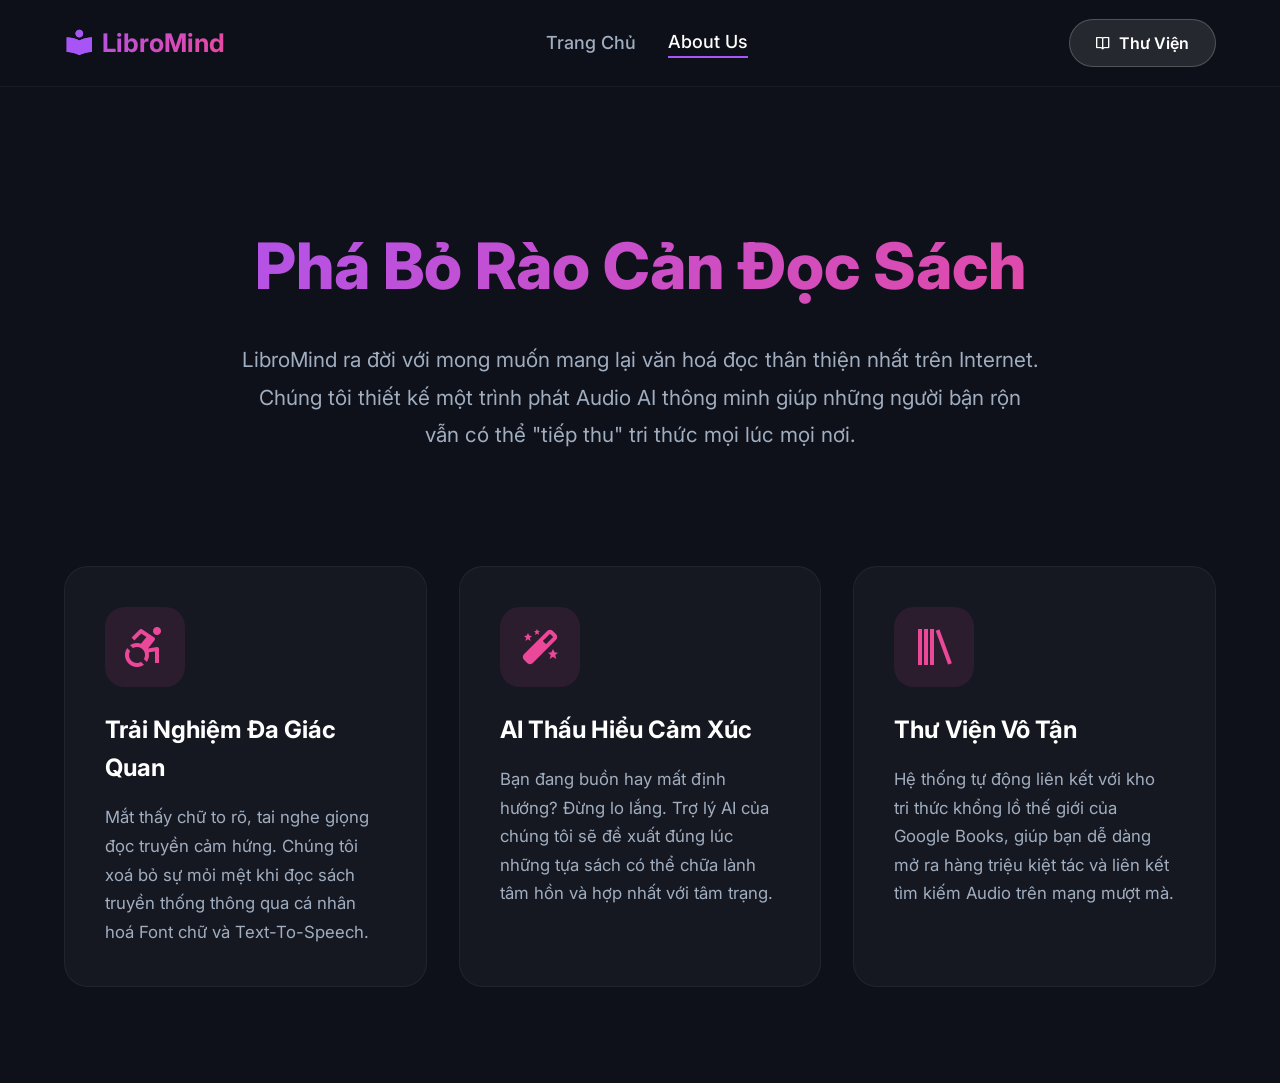
<file: about.html>
<!DOCTYPE html>
<html lang="en">
<head>
    <meta charset="UTF-8">
    <meta name="viewport" content="width=device-width, initial-scale=1.0">
    <title>About Us - LibroMind</title>
    <link rel="preconnect" href="https://fonts.googleapis.com">
    <link rel="preconnect" href="https://fonts.gstatic.com" crossorigin>
    <link href="https://fonts.googleapis.com/css2?family=Inter:wght@300;400;500;600;700;800&display=swap" rel="stylesheet">
    <link href='https://unpkg.com/boxicons@2.1.4/css/boxicons.min.css' rel='stylesheet'>
    <link rel="stylesheet" href="reset.css">
    <link rel="stylesheet" href="style.css">
    <style>
        .about-hero {
            padding: 8rem 4rem 4rem;
            text-align: center;
            animation: fadeIn 1s ease-out;
        }
        .about-hero h1 {
            font-size: 4rem;
            font-weight: 800;
            margin-bottom: 1.5rem;
            background: var(--primary-gradient);
            -webkit-background-clip: text;
            -webkit-text-fill-color: transparent;
        }
        .about-hero p {
            font-size: 1.3rem;
            color: var(--text-muted);
            max-width: 800px;
            margin: 0 auto 3rem;
            line-height: 1.8;
        }
        .about-grid {
            display: grid;
            grid-template-columns: repeat(auto-fit, minmax(300px, 1fr));
            gap: 2rem;
            padding: 0 4rem 6rem;
            max-width: 1200px;
            margin: 0 auto;
        }
        .about-card {
            background: var(--bg-surface);
            border: 1px solid var(--border-light);
            border-radius: var(--border-radius-lg);
            padding: 2.5rem;
            text-align: left;
            transition: var(--transition);
            opacity: 0;
            transform: translateY(20px);
            animation: slideUp 0.8s ease-out forwards;
        }
        .about-card:nth-child(2) { animation-delay: 0.2s; }
        .about-card:nth-child(3) { animation-delay: 0.4s; }

        .about-card:hover {
            transform: translateY(-5px);
            background: var(--bg-surface-hover);
            border-color: rgba(168, 85, 247, 0.4);
            box-shadow: 0 10px 30px rgba(168, 85, 247, 0.1);
        }
        .about-icon {
            font-size: 3rem;
            color: #ec4899;
            margin-bottom: 1.5rem;
            background: rgba(236, 72, 153, 0.1);
            padding: 1rem;
            border-radius: 20px;
            display: inline-block;
        }
        .about-card h3 {
            font-size: 1.5rem;
            font-weight: 700;
            margin-bottom: 1rem;
            color: white;
        }
        .about-card p {
            color: var(--text-muted);
            line-height: 1.7;
            font-size: 1.05rem;
        }

        @keyframes fadeIn {
            from { opacity: 0; }
            to { opacity: 1; }
        }
        @keyframes slideUp {
            from { opacity: 0; transform: translateY(20px); }
            to { opacity: 1; transform: translateY(0); }
        }

        /* Hover style for nav */
        .nav-links a:hover { color: #e9d5ff !important; }
    </style>
</head>
<body>

    <header class="navbar">
        <div class="logo">
            <i class='bx bxs-book-reader logo-icon'></i>
            <span>LibroMind</span>
        </div>

        <div class="nav-links" style="display: flex; gap: 2rem; align-items: center; font-weight: 500;">
            <a href="index.html" style="color: var(--text-muted); text-decoration: none; transition: 0.3s;">Trang Chủ</a>
            <a href="about.html" style="color: white; text-decoration: none; transition: 0.3s; border-bottom: 2px solid #a855f7;">About Us</a>
        </div>

        <div class="nav-actions">
            <a href="index.html" style="text-decoration: none;">
                <button class="btn-ai-toggle" style="background: rgba(255,255,255,0.1); box-shadow: none; border: 1px solid rgba(255,255,255,0.2);">
                    <i class='bx bx-book-open'></i> Thư Viện
                </button>
            </a>
        </div>
    </header>

    <main>
        <section class="about-hero">
            <h1>Phá Bỏ Rào Cản Đọc Sách</h1>
            <p>LibroMind ra đời với mong muốn mang lại văn hoá đọc thân thiện nhất trên Internet. Chúng tôi thiết kế một trình phát Audio AI thông minh giúp những người bận rộn vẫn có thể "tiếp thu" tri thức mọi lúc mọi nơi.</p>
        </section>

        <section class="about-grid">
            <div class="about-card">
                <i class='bx bx-accessibility about-icon'></i>
                <h3>Trải Nghiệm Đa Giác Quan</h3>
                <p>Mắt thấy chữ to rõ, tai nghe giọng đọc truyền cảm hứng. Chúng tôi xoá bỏ sự mỏi mệt khi đọc sách truyền thống thông qua cá nhân hoá Font chữ và Text-To-Speech.</p>
            </div>
            <div class="about-card">
                <i class='bx bxs-magic-wand about-icon'></i>
                <h3>AI Thấu Hiểu Cảm Xúc</h3>
                <p>Bạn đang buồn hay mất định hướng? Đừng lo lắng. Trợ lý AI của chúng tôi sẽ đề xuất đúng lúc những tựa sách có thể chữa lành tâm hồn và hợp nhất với tâm trạng.</p>
            </div>
            <div class="about-card">
                <i class='bx bx-library about-icon'></i>
                <h3>Thư Viện Vô Tận</h3>
                <p>Hệ thống tự động liên kết với kho tri thức khổng lồ thế giới của Google Books, giúp bạn dễ dàng mở ra hàng triệu kiệt tác và liên kết tìm kiếm Audio trên mạng mượt mà.</p>
            </div>
        </section>
    </main>

</body>
</html>
</file>
<file: style.css>
:root {
    --bg-dark: #0f111a;
    --bg-surface: rgba(255, 255, 255, 0.03);
    --bg-surface-hover: rgba(255, 255, 255, 0.08);
    --border-light: rgba(255, 255, 255, 0.05);

    --text-main: #ffffff;
    --text-muted: #a0aec0;
    
    --primary-gradient: linear-gradient(135deg, #a855f7, #ec4899);
    --primary-glow: rgba(168, 85, 247, 0.4);
    
    --font-main: 'Inter', sans-serif;
    --border-radius-lg: 24px;
    --border-radius-md: 16px;
    --transition: all 0.3s cubic-bezier(0.25, 0.8, 0.25, 1);
}

body {
    background-color: var(--bg-dark);
    color: var(--text-main);
    font-family: var(--font-main);
    font-size: 18px; 
    line-height: 1.6;
    overflow-x: hidden;
    -webkit-font-smoothing: antialiased;
}

.navbar {
    display: flex;
    justify-content: space-between;
    align-items: center;
    padding: 1.2rem 4rem;
    position: sticky;
    top: 0;
    z-index: 100;
    background: rgba(15, 17, 26, 0.85);
    backdrop-filter: blur(12px);
    border-bottom: 1px solid var(--border-light);
}

.logo {
    display: flex;
    align-items: center;
    gap: 0.5rem;
    font-size: 1.6rem;
    font-weight: 700;
    background: var(--primary-gradient);
    -webkit-background-clip: text;
    -webkit-text-fill-color: transparent;
}

.logo-icon { 
    font-size: 1.9rem; 
    color: #a855f7; 
    -webkit-text-fill-color: initial; 
}

.search-bar {
    display: flex;
    align-items: center;
    background: var(--bg-surface);
    border: 1px solid var(--border-light);
    border-radius: 50px;
    padding: 0.85rem 1.5rem;
    width: 550px;
    transition: var(--transition);
}

.search-bar:focus-within {
    background: var(--bg-surface-hover);
    border-color: rgba(168, 85, 247, 0.4);
    box-shadow: 0 0 15px rgba(168, 85, 247, 0.15);
}

.search-bar i {
    color: var(--text-muted);
    font-size: 1.3rem;
    margin-right: 12px;
}

.search-bar input {
    background: transparent;
    border: none;
    color: var(--text-main);
    font-family: var(--font-main);
    font-size: 0.95rem;
    width: 100%;
    outline: none;
}

.search-bar input::placeholder {
    color: var(--text-muted);
}

.btn-ai-toggle {
    background: var(--primary-gradient);
    color: white;
    border: none;
    padding: 0.8rem 1.6rem;
    border-radius: 50px;
    font-size: 1rem;
    font-weight: 600;
    cursor: pointer;
    display: flex;
    align-items: center;
    gap: 0.5rem;
    transition: var(--transition);
    box-shadow: 0 4px 15px var(--primary-glow);
    font-family: var(--font-main);
}

.btn-ai-toggle:hover {
    transform: translateY(-2px);
    box-shadow: 0 6px 20px rgba(236, 72, 153, 0.5);
}

.hero {
    padding: 6rem 4rem 4rem;
    text-align: center;
    position: relative;
}

.hero h1 {
    font-size: 3.5rem;
    font-weight: 800;
    margin-bottom: 1.2rem;
    background: linear-gradient(to right, #ffffff, #a0aec0);
    -webkit-background-clip: text;
    -webkit-text-fill-color: transparent;
}

.hero p {
    font-size: 1.25rem;
    color: var(--text-muted);
    max-width: 650px;
    margin: 0 auto;
}

.book-feed { 
    padding: 2rem 4rem 6rem; 
}

.section-title { 
    font-size: 2rem; 
    font-weight: 700; 
    margin-bottom: 2rem; 
}

.loading-state {
    text-align: center;
    color: #a855f7;
    margin-bottom: 2rem;
    font-size: 1.1rem;
    display: none;
}

.grid-container {
    display: grid;
    grid-template-columns: repeat(auto-fill, minmax(280px, 1fr));
    gap: 2rem;
}

.book-card {
    background: var(--bg-surface);
    border: 1px solid var(--border-light);
    border-radius: var(--border-radius-lg);
    padding: 1.5rem;
    transition: var(--transition);
    cursor: pointer;
    text-align: center;
}

.book-card:hover {
    background: var(--bg-surface-hover);
    transform: translateY(-8px);
    border-color: rgba(168, 85, 247, 0.3);
    box-shadow: 0 10px 30px rgba(168, 85, 247, 0.1);
}

.book-cover {
    width: 60%;
    aspect-ratio: 13/20;
    border-radius: 8px;
    object-fit: cover;
    margin: 0 auto 1.2rem;
    display: block;
    box-shadow: 0 10px 20px rgba(0,0,0,0.4);
    transition: transform 0.3s;
}

.book-card:hover .book-cover {
    transform: scale(1.05);
}

.book-title {
    font-size: 1.3rem;
    font-weight: 600;
    margin-bottom: 0.6rem;
}

.book-author {
    font-size: 0.95rem;
    color: var(--text-muted);
}

.btn-open-reader {
    margin-top: 1.5rem;
    background: var(--bg-surface-hover);
    border: 1px solid rgba(168, 85, 247, 0.3);
    color: #e9d5ff;
    padding: 0.8rem 1.5rem;
    border-radius: 50px;
    font-size: 1rem;
    font-weight: 600;
    width: 100%;
    transition: 0.3s;
    font-family: inherit;
    cursor: pointer;
}

.book-card:hover .btn-open-reader {
    background: rgba(168, 85, 247, 0.3);
    color: white;
}

.pagination-actions {
    text-align: center;
    margin-top: 3.5rem;
}

#btn-load-more {
    display: inline-flex;
    justify-content: center;
    width: auto;
    padding: 0.8rem 2.5rem;
    font-size: 1.1rem;
    border-color: rgba(168, 85, 247, 0.5);
}

.reader-modal-overlay {
    position: fixed;
    top: 0; left: 0; right: 0; bottom: 0;
    background: rgba(5, 6, 8, 0.98);
    backdrop-filter: blur(15px);
    z-index: 1000; 
    opacity: 0;
    pointer-events: none;
    transition: opacity 0.3s;
    display: flex;
    justify-content: center;
    align-items: center;
}

.reader-modal-overlay.active {
    opacity: 1;
    pointer-events: all;
}

.reader-container {
    width: 95%;
    max-width: 1400px;
    height: 90vh;
    background: rgba(20, 23, 35, 0.9);
    border: 1px solid var(--border-light);
    border-radius: var(--border-radius-lg);
    box-shadow: 0 20px 60px rgba(0,0,0,0.8);
    position: relative;
    overflow: hidden;
    transform: translateY(20px) scale(0.98);
    transition: all 0.4s cubic-bezier(0.175, 0.885, 0.32, 1.275);
}

.reader-modal-overlay.active .reader-container {
    transform: translateY(0) scale(1);
}

.reader-close-btn {
    position: absolute;
    top: 20px;
    right: 20px;
    background: rgba(236, 72, 153, 0.1);
    border: 1px solid rgba(236, 72, 153, 0.3);
    color: #fbcfe8;
    padding: 0.6rem 1.2rem;
    border-radius: 50px;
    font-size: 0.9rem;
    font-weight: 600;
    cursor: pointer;
    z-index: 10;
    transition: 0.3s;
    display: flex; 
    align-items: center; 
    gap: 5px;
    font-family: inherit;
}

.reader-close-btn:hover { 
    background: rgba(236, 72, 153, 0.4); 
    color: white; 
}

.reader-layout {
    display: flex;
    height: 100%;
}

.reader-sidebar {
    width: 300px;
    background: rgba(15, 17, 26, 0.5);
    border-right: 1px solid var(--border-light);
    padding: 2rem 1.5rem;
    display: flex;
    flex-direction: column;
    overflow-y: auto;
}

.sidebar-cover {
    width: 120px;
    border-radius: 6px;
    align-self: center;
    margin-bottom: 1rem;
    box-shadow: 0 5px 15px rgba(0,0,0,0.5);
}

.sidebar-title {
    font-size: 1.2rem; 
    font-weight: 700; 
    text-align: center; 
    line-height: 1.3; 
    margin-bottom: 0.2rem;
}

.sidebar-author {
    font-size: 0.9rem; 
    color: var(--text-muted); 
    text-align: center; 
    margin-bottom: 2rem;
}

.sidebar-links {
    display: flex;
    flex-direction: column;
    gap: 0.8rem;
    margin-bottom: 2rem;
}

.sidebar-btn {
    text-decoration: none;
    padding: 0.8rem 1rem;
    border-radius: 12px;
    font-size: 0.95rem;
    font-weight: 600;
    display: flex;
    align-items: center;
    justify-content: center;
    gap: 8px;
    transition: var(--transition);
}

.btn-buy {
    background: rgba(236, 72, 153, 0.1);
    color: #fbcfe8;
    border: 1px solid rgba(236, 72, 153, 0.3);
}

.btn-buy:hover {
    background: #ec4899;
    color: white;
    box-shadow: 0 4px 15px rgba(236, 72, 153, 0.4);
}

.btn-audio {
    background: rgba(168, 85, 247, 0.1);
    color: #e9d5ff;
    border: 1px solid rgba(168, 85, 247, 0.3);
}

.btn-audio:hover {
    background: #a855f7;
    color: white;
    box-shadow: 0 4px 15px rgba(168, 85, 247, 0.4);
}

.sidebar-chapters {
    display: flex;
    flex-direction: column;
    gap: 0.5rem;
}

.chapter-item {
    background: transparent;
    border: 1px solid transparent;
    color: var(--text-muted);
    padding: 0.8rem 1rem;
    border-radius: 12px;
    text-align: left;
    font-size: 0.95rem;
    cursor: pointer;
    transition: 0.2s;
    font-family: inherit;
}

.chapter-item:hover { 
    background: var(--bg-surface-hover); 
    color: white; 
}

.chapter-item.active {
    background: rgba(168, 85, 247, 0.15);
    border-color: rgba(168, 85, 247, 0.4);
    color: #e9d5ff;
    font-weight: 600;
}

.reader-content {
    flex: 1;
    display: flex;
    flex-direction: column;
    padding: 3rem 5rem;
    position: relative;
    overflow-y: auto;
}

.content-header {
    border-bottom: 1px solid var(--border-light);
    padding-bottom: 2rem;
    margin-bottom: 3rem;
    display: flex;
    justify-content: space-between;
    align-items: flex-end;
}

.content-header h2 {
    font-size: 2.2rem;
    font-weight: 700;
    max-width: 70%;
    color: white;
}

.content-actions { 
    display: flex; 
    gap: 10px; 
}

.btn-reader-action {
    padding: 0.8rem 1.5rem;
    border-radius: 50px;
    font-weight: 600;
    cursor: pointer;
    display: flex; 
    align-items: center; 
    gap: 8px;
    transition: 0.3s; 
    border: none; 
    font-family: inherit; 
    font-size: 1rem;
}

.play-action { 
    background: #a855f7; 
    color: white; 
    box-shadow: 0 4px 15px rgba(168, 85, 247, 0.4); 
}

.play-action:hover { 
    background: #9333ea; 
    transform: translateY(-2px); 
}

.pause-action { 
    background: #ec4899; 
    color: white; 
    box-shadow: 0 4px 15px rgba(236, 72, 153, 0.4); 
}

.pause-action:hover { 
    background: #db2777; 
    transform: translateY(-2px); 
}

.content-body {
    font-size: 1.3rem; 
    line-height: 1.8;
    color: #cbd5e1;
    max-width: 850px;
    margin: 0 auto;
    padding-bottom: 5rem;
}

.content-body p { 
    margin-bottom: 1.5rem; 
}

.tts-status {
    position: fixed; 
    top: 95px; 
    left: 50%; 
    transform: translateX(-50%);
    background: rgba(20, 23, 35, 0.95); 
    backdrop-filter: blur(10px);
    border: 1px solid rgba(168, 85, 247, 0.4); 
    padding: 0.8rem 1.5rem; 
    border-radius: 50px;
    z-index: 2000; 
    display: flex; 
    align-items: center; 
    gap: 1rem; 
    box-shadow: 0 10px 25px rgba(168, 85, 247, 0.2);
}

.tts-status.hidden { 
    display: none; 
}

.tts-status span { 
    font-size: 0.95rem; 
    color: #e9d5ff; 
    font-weight: 500; 
}

.tts-stop {
    background: rgba(236, 72, 153, 0.2); 
    color: #fbcfe8; 
    border: 1px solid transparent;
    border-radius: 20px; 
    padding: 0.3rem 0.8rem; 
    cursor: pointer; 
    transition: 0.2s;
    font-family: inherit;
}

.tts-stop:hover { 
    background: rgba(236, 72, 153, 0.5); 
    color: white; 
}

.wave { 
    display: flex; 
    align-items: center; 
    gap: 3px; 
    height: 15px; 
}

.wave .bar { 
    width: 3px; 
    background-color: #ec4899; 
    animation: wave-anim 1s ease-in-out infinite; 
    border-radius: 2px; 
}

.wave .bar:nth-child(1) { height: 6px; animation-delay: 0s; }
.wave .bar:nth-child(2) { height: 15px; animation-delay: -0.2s; }
.wave .bar:nth-child(3) { height: 10px; animation-delay: -0.4s; }

@keyframes wave-anim {
    0%, 100% { transform: scaleY(0.7); }
    50% { transform: scaleY(1.5); }
}

.ai-widget {
    position: fixed; 
    bottom: 30px; 
    right: 30px; 
    width: 360px;
    background: rgba(20, 23, 35, 0.95); 
    backdrop-filter: blur(15px);
    border: 1px solid var(--border-light); 
    border-radius: var(--border-radius-lg);
    box-shadow: 0 15px 40px rgba(0,0,0,0.4); 
    display: flex; 
    flex-direction: column;
    z-index: 2000; 
    transform: translateY(150%) scale(0.9); 
    opacity: 0; 
    transition: all 0.4s ease;
}

.ai-widget.open { 
    transform: translateY(0) scale(1); 
    opacity: 1; 
}

.ai-header { 
    display: flex; 
    justify-content: space-between; 
    padding: 1rem 1.5rem; 
    border-bottom: 1px solid var(--border-light); 
}

.ai-title { 
    font-weight: 600; 
    display: flex; 
    align-items: center; 
    gap: 0.5rem; 
    color: #e9d5ff; 
}

.close-ai-btn { 
    background: none; 
    border: none; 
    color: var(--text-muted); 
    cursor: pointer; 
    font-size: 1.2rem; 
}

.ai-body { 
    padding: 1.5rem; 
    max-height: 450px; 
    overflow-y: auto; 
    display: flex; 
    flex-direction: column; 
    gap: 1rem; 
}

.chat-message { 
    padding: 1rem; 
    border-radius: 16px; 
    font-size: 0.95rem; 
}

.ai-message { 
    background: rgba(168, 85, 247, 0.1); 
    border: 1px solid rgba(168, 85, 247, 0.2); 
    border-top-left-radius: 4px; 
}

.user-message { 
    background: var(--bg-surface-hover); 
    align-self: flex-end; 
    border-top-right-radius: 4px; 
    margin-left: 2rem; 
}

.mood-chips { 
    display: flex; 
    flex-wrap: wrap; 
    gap: 0.5rem; 
    margin-top: 0.5rem; 
}

.mood-chip {
    background: rgba(255, 255, 255, 0.05); 
    border: 1px solid var(--border-light); 
    color: var(--text-main);
    padding: 0.5rem 0.8rem; 
    border-radius: 50px; 
    cursor: pointer; 
    transition: 0.2s; 
    font-family: inherit;
}

.mood-chip:hover { 
    background: rgba(255, 255, 255, 0.1); 
}

.typing-indicator { 
    display: none; 
    align-items: center; 
    gap: 4px; 
    padding: 0.8rem 1rem; 
    background: rgba(168, 85, 247, 0.05); 
    border-radius: 16px; 
    width: fit-content; 
}

.typing-indicator span { 
    width: 6px; 
    height: 6px; 
    background: #a855f7; 
    border-radius: 50%; 
    animation: typing 1.4s infinite ease-in-out both; 
}

.typing-indicator span:nth-child(1) { animation-delay: -0.32s; }
.typing-indicator span:nth-child(2) { animation-delay: -0.16s; }

::-webkit-scrollbar { 
    width: 8px; 
}

::-webkit-scrollbar-track { 
    background: transparent; 
}

::-webkit-scrollbar-thumb { 
    background: rgba(255, 255, 255, 0.1); 
    border-radius: 10px; 
}

::-webkit-scrollbar-thumb:hover { 
    background: rgba(255, 255, 255, 0.3); 
}
</file>
